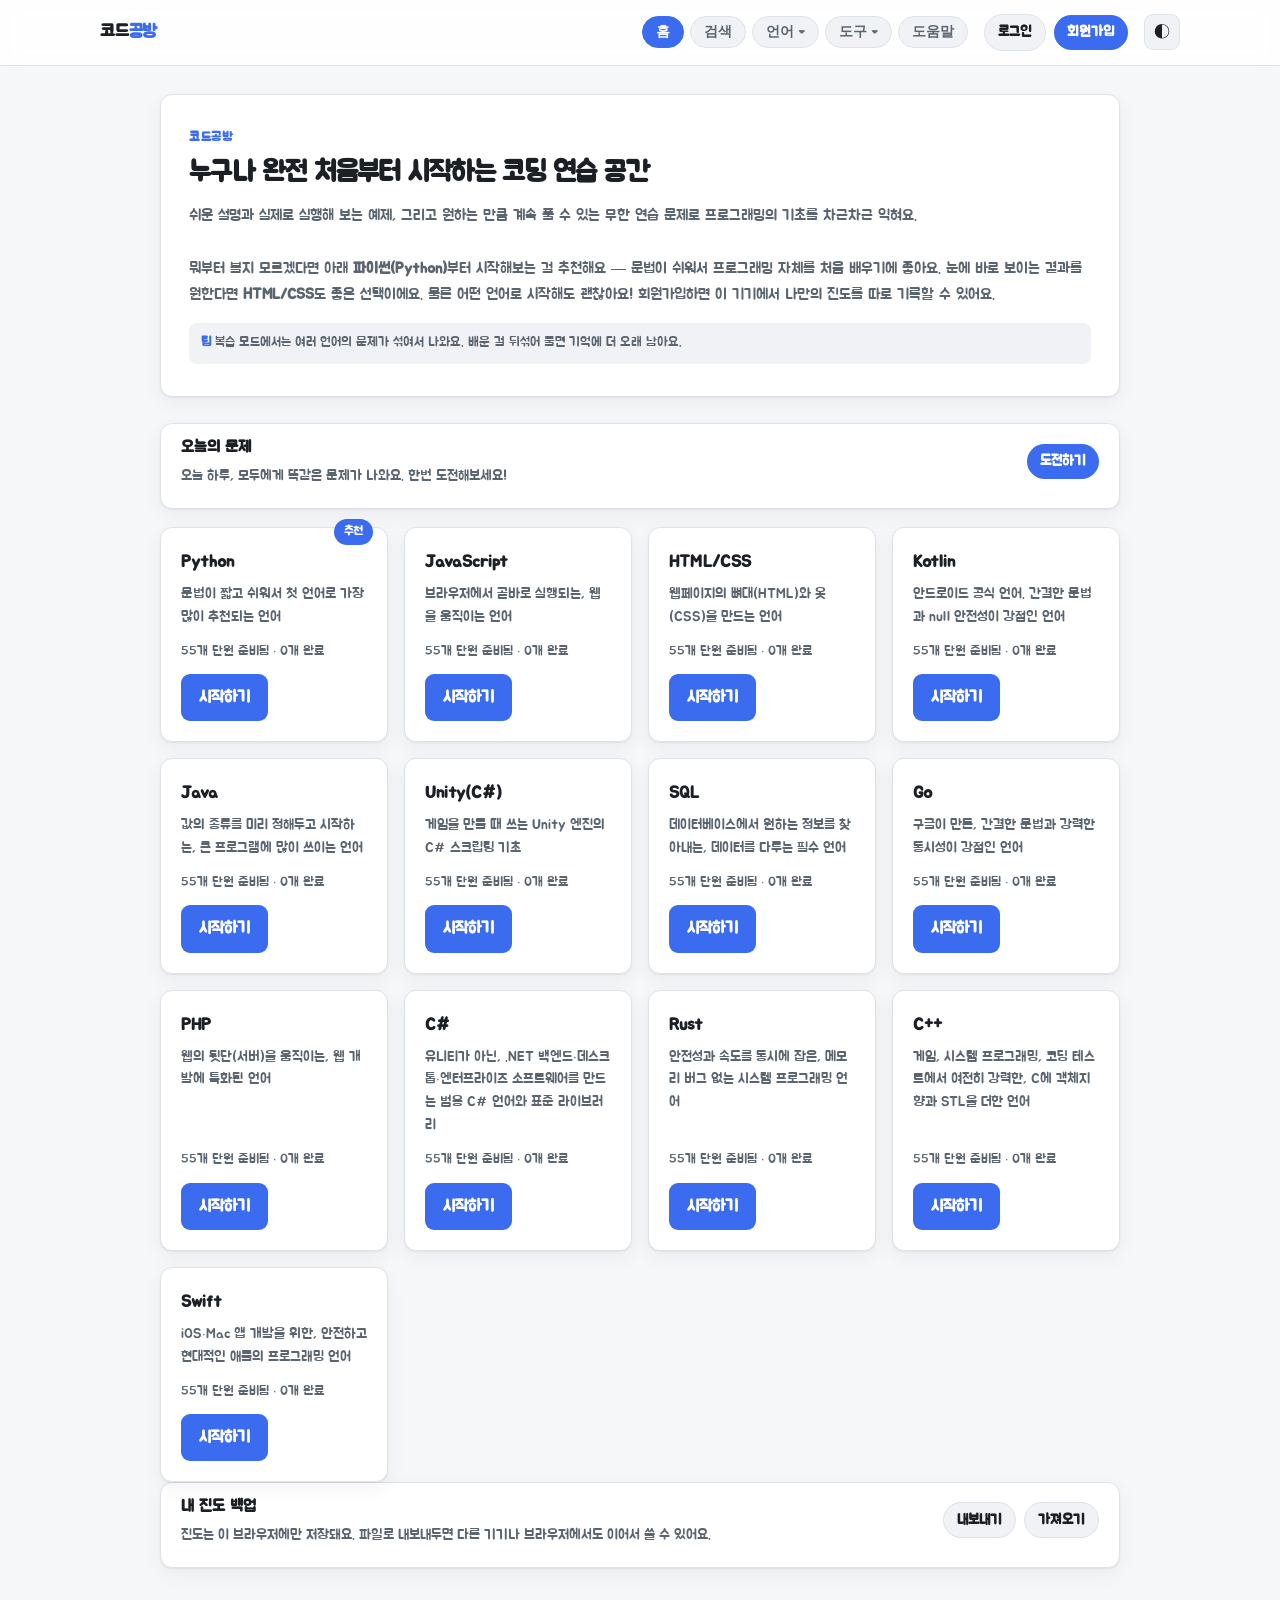
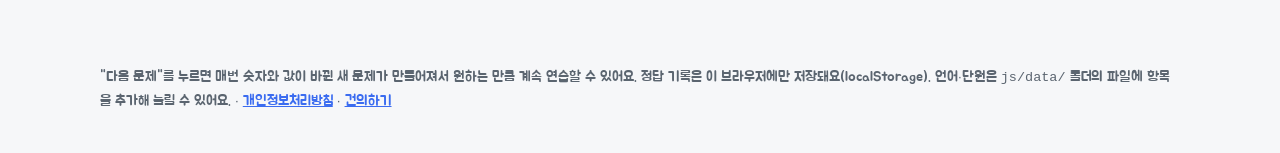
<file: index.html>
<!DOCTYPE html>
<html lang="ko">
<head>
<meta charset="utf-8">
<meta name="viewport" content="width=device-width, initial-scale=1">
<title>코드공방 — 프로그래밍 언어 학습</title>
<meta name="description" content="완전 처음 배우는 사람을 위한 프로그래밍 언어 학습 페이지. 무한 연습 문제 포함.">
<meta property="og:type" content="website">
<meta property="og:url" content="https://hegil.github.io/">
<meta property="og:site_name" content="코드공방">
<meta property="og:locale" content="ko_KR">
<meta property="og:title" content="코드공방 — 프로그래밍 언어 학습">
<meta property="og:description" content="완전 처음 배우는 사람을 위한 프로그래밍 언어 학습 페이지. 무한 연습 문제 포함.">
<meta name="twitter:card" content="summary">
<meta name="twitter:title" content="코드공방 — 프로그래밍 언어 학습">
<meta name="twitter:description" content="완전 처음 배우는 사람을 위한 프로그래밍 언어 학습 페이지. 무한 연습 문제 포함.">
<link rel="icon" type="image/svg+xml" href="favicon.svg">
<link rel="manifest" href="manifest.json">
<meta name="theme-color" content="#3b6cf0">
<link rel="preconnect" href="https://fonts.googleapis.com">
<link rel="preconnect" href="https://fonts.gstatic.com" crossorigin>
<link rel="stylesheet" href="https://fonts.googleapis.com/css2?family=Jua&display=swap">
<link rel="stylesheet" href="css/style.css">
</head>
<body>

<header>
  <div class="head-inner">
    <div class="brand" id="brandHome" role="button" tabindex="0">코드<span>공방</span></div>
    <nav class="langbar" id="langbar" aria-label="학습 언어 선택"></nav>
    <div class="auth-area" id="authArea"></div>
    <button class="icon-btn" id="theme" type="button" aria-label="밝은/어두운 테마 전환">◐</button>
  </div>
</header>

<div class="wrap" id="wrap">
  <aside id="sidebar" hidden>
    <div class="card">
      <div class="side-title">단원</div>
      <ul class="unit-list" id="units"></ul>
      <div id="tierChallenge" class="tier-challenge"></div>
    </div>
    <div class="card card-pad">
      <div class="muted">이 언어의 진도</div>
      <div class="progress-num" id="pct">0%</div>
      <div class="bar"><i id="barfill" style="width:0%"></i></div>
      <div class="muted" id="progress-note" style="margin-top:10px"></div>
      <button class="reset" id="reset" type="button">진도 초기화</button>
      <div class="tip-line" id="sidebarTip"></div>
    </div>
  </aside>

  <main id="main">
    <div class="initial-loading">
      <div class="spinner"></div>
      <p>불러오는 중...</p>
    </div>
  </main>
</div>

<footer>
  "다음 문제"를 누르면 매번 숫자와 값이 바뀐 새 문제가 만들어져서 원하는 만큼 계속 연습할 수 있어요.
  정답 기록은 이 브라우저에만 저장돼요(localStorage). 언어·단원은 <code>js/data/</code> 폴더의 파일에 항목을 추가해 늘릴 수 있어요.
  <span aria-hidden="true"> · </span><a href="privacy.html">개인정보처리방침</a>
  <span aria-hidden="true"> · </span><a href="https://docs.google.com/forms/d/e/1FAIpQLSeLTX87t6RLNcPfeFRGRZ3hemmKZhjzW6e5_7uHZwSsjv2o8g/viewform" target="_blank" rel="noopener noreferrer">건의하기</a>
</footer>

<div class="modal-overlay" id="authOverlay" hidden>
  <div class="modal" role="dialog" aria-modal="true" aria-labelledby="authTitle">
    <button class="modal-close" id="authClose" type="button" aria-label="닫기">×</button>
    <div class="auth-tabs">
      <button class="auth-tab" type="button" data-tab="login" aria-pressed="true">로그인</button>
      <button class="auth-tab" type="button" data-tab="signup" aria-pressed="false">회원가입</button>
    </div>
    <h2 class="auth-title" id="authTitle">로그인</h2>
    <p class="muted auth-note">이 계정은 이 브라우저 안에서만 동작하는 간단한 기능이에요. 다른 기기와 진도를 함께 보여주진 않지만, 한 기기를 여러 명이 쓸 때 진도를 서로 따로 기록할 수 있어요.</p>
    <form id="authForm" class="auth-form" autocomplete="on">
      <label>아이디
        <input type="text" id="authUsername" name="username" autocomplete="username" required minlength="2">
      </label>
      <label>비밀번호
        <input type="password" id="authPassword" name="password" autocomplete="current-password" required minlength="4">
      </label>
      <label id="authConfirmWrap" hidden>비밀번호 확인
      </label>
      <div class="auth-error" id="authError" hidden></div>
      <button class="btn" type="submit" id="authSubmit">로그인</button>
    </form>
  </div>
</div>

<script src="js/utils.js"></script>
<script src="js/data/python.js"></script>
<script src="js/app.js"></script>
<script src="js/minigames.js"></script>
<script>
if ('serviceWorker' in navigator && location.protocol !== 'file:') {
  window.addEventListener('load', () => {
    navigator.serviceWorker.register('service-worker.js').catch(() => {});
  });
}
</script>
</body>
</html>
</file>
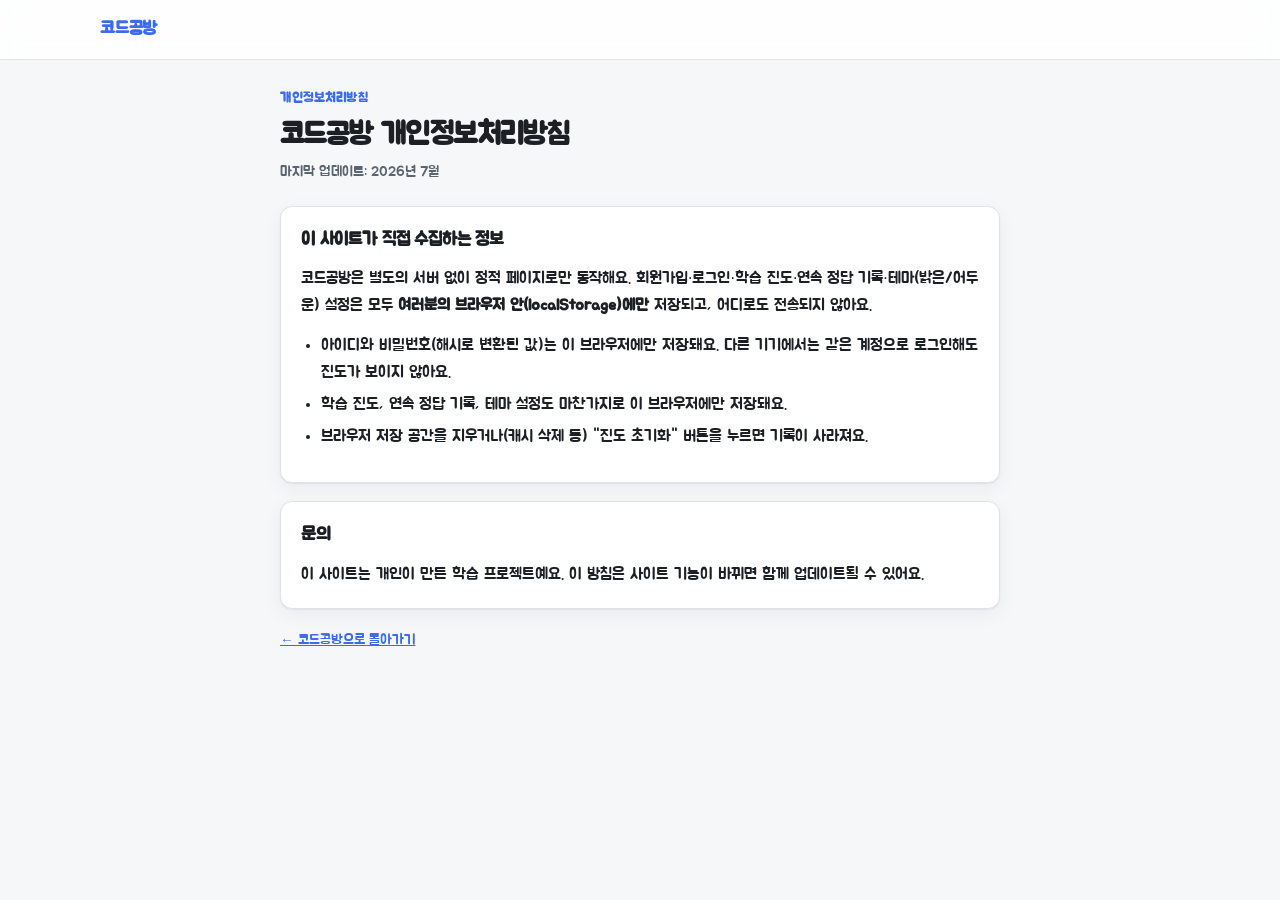
<file: privacy.html>
<!DOCTYPE html>
<html lang="ko">
<head>
<meta charset="utf-8">
<meta name="viewport" content="width=device-width, initial-scale=1">
<title>개인정보처리방침 — 코드공방</title>
<meta name="description" content="코드공방이 어떤 정보를 다루는지 설명합니다.">
<link rel="icon" type="image/svg+xml" href="favicon.svg">
<link rel="preconnect" href="https://fonts.googleapis.com">
<link rel="preconnect" href="https://fonts.gstatic.com" crossorigin>
<link rel="stylesheet" href="https://fonts.googleapis.com/css2?family=Jua&display=swap">
<link rel="stylesheet" href="css/style.css">
</head>
<body>

<header>
  <div class="head-inner">
    <a href="index.html" class="brand" style="text-decoration:none">코드<span>공방</span></a>
  </div>
</header>

<div class="wrap" style="grid-template-columns: 1fr; max-width: 760px;">
  <main>
    <div class="hero">
      <div class="eyebrow">개인정보처리방침</div>
      <h1>코드공방 개인정보처리방침</h1>
      <p class="muted">마지막 업데이트: 2026년 7월</p>
    </div>

    <section class="block card">
      <h2>이 사이트가 직접 수집하는 정보</h2>
      <div class="body">
        <p>코드공방은 별도의 서버 없이 정적 페이지로만 동작해요. 회원가입·로그인·학습 진도·연속 정답 기록·테마(밝은/어두운) 설정은 모두 <b>여러분의 브라우저 안(localStorage)에만</b> 저장되고, 어디로도 전송되지 않아요.</p>
        <ul>
          <li>아이디와 비밀번호(해시로 변환된 값)는 이 브라우저에만 저장돼요. 다른 기기에서는 같은 계정으로 로그인해도 진도가 보이지 않아요.</li>
          <li>학습 진도, 연속 정답 기록, 테마 설정도 마찬가지로 이 브라우저에만 저장돼요.</li>
          <li>브라우저 저장 공간을 지우거나(캐시 삭제 등) "진도 초기화" 버튼을 누르면 기록이 사라져요.</li>
        </ul>
      </div>
    </section>

    <section class="block card">
      <h2>문의</h2>
      <div class="body">
        <p>이 사이트는 개인이 만든 학습 프로젝트예요. 이 방침은 사이트 기능이 바뀌면 함께 업데이트될 수 있어요.</p>
      </div>
    </section>

    <p class="muted" style="margin: 20px 0"><a href="index.html">← 코드공방으로 돌아가기</a></p>
  </main>
</div>

</body>
</html>
</file>
<file: css/style.css>
:root {
    --bg: #f6f7f9;
    --surface: #ffffff;
    --surface-2: #f0f2f5;
    --border: #dfe3e8;
    --text: #1c2024;
    --text-dim: #5b6570;
    --accent: #3b6cf0;
    --accent-soft: #e8eefe;
    --ok: #17864b;
    --ok-soft: #e3f5ea;
    --bad: #c4342b;
    --bad-soft: #fdeae8;
    --code-bg: #1e2229;
    --code-text: #e6e9ef;
    --c-kw: #c792ea;
    --c-str: #a5d6a7;
    --c-num: #f5b97a;
    --c-com: #7f8a99;
    --c-fn: #82b8ff;
    --radius: 12px;
    --shadow: 0 1px 2px rgba(20,25,35,.06), 0 6px 20px rgba(20,25,35,.05);
  }
  @media (prefers-color-scheme: dark) {
    :root {
      --bg: #12151a;
      --surface: #1a1e25;
      --surface-2: #22272f;
      --border: #2e343d;
      --text: #e7eaef;
      --text-dim: #9aa4b2;
      --accent: #6f97ff;
      --accent-soft: #1e2740;
      --ok: #5fd08a;
      --ok-soft: #16301f;
      --bad: #ff8a80;
      --bad-soft: #331c1a;
      --code-bg: #10131a;
      --shadow: 0 1px 2px rgba(0,0,0,.3), 0 8px 24px rgba(0,0,0,.25);
    }
  }
  :root[data-theme="dark"] {
    --bg: #12151a; --surface: #1a1e25; --surface-2: #22272f; --border: #2e343d;
    --text: #e7eaef; --text-dim: #9aa4b2; --accent: #6f97ff; --accent-soft: #1e2740;
    --ok: #5fd08a; --ok-soft: #16301f; --bad: #ff8a80; --bad-soft: #331c1a;
    --code-bg: #10131a; --shadow: 0 1px 2px rgba(0,0,0,.3), 0 8px 24px rgba(0,0,0,.25);
  }
  :root[data-theme="light"] {
    --bg: #f6f7f9; --surface: #ffffff; --surface-2: #f0f2f5; --border: #dfe3e8;
    --text: #1c2024; --text-dim: #5b6570; --accent: #3b6cf0; --accent-soft: #e8eefe;
    --ok: #17864b; --ok-soft: #e3f5ea; --bad: #c4342b; --bad-soft: #fdeae8;
    --code-bg: #1e2229; --shadow: 0 1px 2px rgba(20,25,35,.06), 0 6px 20px rgba(20,25,35,.05);
  }

  * { box-sizing: border-box; }
  body {
    margin: 0;
    background: var(--bg);
    color: var(--text);
    font: 16px/1.7 "Jua", -apple-system, "Segoe UI", "Malgun Gothic", Roboto, sans-serif;
    -webkit-text-size-adjust: 100%;
  }
  code, pre, kbd { font-family: ui-monospace, SFMono-Regular, Consolas, "D2Coding", monospace; }
  a { color: var(--accent); }

  /* ---------- 헤더 ---------- */
  header {
    position: sticky; top: 0; z-index: 20;
    background: var(--surface);
    background: color-mix(in srgb, var(--surface) 88%, transparent);
    backdrop-filter: blur(10px);
    border-bottom: 1px solid var(--border);
  }
  .head-inner {
    max-width: 1120px; margin: 0 auto; padding: 14px 20px;
    display: flex; align-items: center; gap: 16px; flex-wrap: wrap;
  }
  .brand { font-size: 18px; font-weight: 700; letter-spacing: -.01em; margin-right: auto; cursor: pointer; }
  .brand span { color: var(--accent); }
  .langbar { display: flex; align-items: center; gap: 6px; flex-wrap: wrap; }
  .nav-dropdown { position: relative; display: inline-flex; }
  .nav-dropdown-menu {
    position: absolute; top: calc(100% + 6px); right: 0; z-index: 30; min-width: 170px;
    max-width: calc(100vw - 24px);
    background: var(--surface); border: 1px solid var(--border); border-radius: 12px; box-shadow: var(--shadow);
    padding: 8px; display: flex; flex-direction: column; gap: 4px;
  }
  .nav-dropdown-menu[hidden] { display: none; }
  .nav-dropdown-menu .chip { width: 100%; text-align: left; border-radius: 8px; }
  .auth-area { display: flex; align-items: center; gap: 8px; }
  .user-greet { font-size: 14px; color: var(--text-dim); }
  .btn.small { padding: 6px 13px; font-size: 13.5px; border-radius: 999px; }
  .text-btn { border: 0; background: none; color: var(--text-dim); font: inherit; font-size: 13.5px; text-decoration: underline; cursor: pointer; padding: 0; }
  .chip {
    border: 1px solid var(--border); background: var(--surface-2); color: var(--text-dim);
    padding: 6px 13px; border-radius: 999px; font-size: 14px; font-weight: 600;
    cursor: pointer; transition: .15s;
  }
  .chip:hover { color: var(--text); border-color: var(--accent); }
  .chip[aria-pressed="true"] {
    background: var(--accent); border-color: var(--accent); color: #fff;
  }
  .icon-btn {
    border: 1px solid var(--border); background: var(--surface-2); color: var(--text);
    width: 36px; height: 36px; border-radius: 9px; cursor: pointer; font-size: 16px; line-height: 1;
  }
  .icon-btn:hover { border-color: var(--accent); }

  /* ---------- 레이아웃 ---------- */
  .wrap { max-width: 1120px; margin: 0 auto; padding: 28px 20px 80px; display: grid; gap: 28px; grid-template-columns: 250px 1fr; align-items: start; }
  .wrap.home-view { grid-template-columns: 1fr; max-width: 1000px; }
  @media (max-width: 860px) { .wrap { grid-template-columns: 1fr; } }
  /* 그리드 트랙은 기본적으로 min-width:auto라서, 안의 표·코드 등 콘텐츠가 넓으면
     트랙 자체가 화면 너비보다 커져서 페이지 전체가 옆으로 밀려날 수 있어요.
     min-width:0으로 트랙이 줄어들 수 있게 하고, 넘치는 내용은 각 요소 안에서만 스크롤되게 해요. */
  #main, #sidebar { min-width: 0; }
  /* 여러 언어의 강의 데이터를 다 불러오는 동안(script 태그가 실행을 마칠 때까지)
     #main이 비어 보이지 않도록 보여주는 초기 로딩 표시예요. app.js가 첫 렌더링을
     하면(innerHTML을 새로 채우면) 이 내용은 자동으로 사라져요. */
  .initial-loading {
    display: flex; flex-direction: column; align-items: center; justify-content: center;
    gap: 14px; padding: 100px 20px; color: var(--text-dim);
  }
  .spinner {
    width: 32px; height: 32px; border: 3px solid var(--border); border-top-color: var(--accent);
    border-radius: 50%; animation: spin .8s linear infinite;
  }
  @keyframes spin { to { transform: rotate(360deg); } }

  /* ---------- 사이드바 ---------- */
  aside { position: sticky; top: 78px; display: grid; gap: 16px; }
  aside[hidden] { display: none; }
  @media (max-width: 860px) { aside { position: static; } }
  .card { background: var(--surface); border: 1px solid var(--border); border-radius: var(--radius); box-shadow: var(--shadow); }
  .card-pad { padding: 18px 20px; }
  .side-title { font-size: 12px; font-weight: 700; letter-spacing: .08em; text-transform: uppercase; color: var(--text-dim); padding: 16px 18px 8px; }
  .unit-list { list-style: none; margin: 0; padding: 0 10px 12px; display: grid; gap: 2px; }
  .unit-btn {
    width: 100%; text-align: left; display: flex; align-items: center; gap: 9px;
    border: 0; background: transparent; color: var(--text); font: inherit; font-size: 14.5px;
    padding: 9px 10px; border-radius: 8px; cursor: pointer;
  }
  .unit-btn:hover:not(:disabled) { background: var(--surface-2); }
  .unit-btn[aria-current="true"] { background: var(--accent-soft); color: var(--accent); font-weight: 600; }
  .unit-btn:disabled { color: var(--text-dim); cursor: not-allowed; opacity: .7; }
  .dot { width: 8px; height: 8px; border-radius: 50%; background: var(--border); flex: none; }
  .unit-btn.done .dot { background: var(--ok); }
  .soon { margin-left: auto; font-size: 11px; border: 1px solid var(--border); border-radius: 5px; padding: 1px 5px; color: var(--text-dim); }
  .tier-head { font-size: 11px; font-weight: 700; letter-spacing: .07em; text-transform: uppercase; color: var(--text-dim); padding: 12px 10px 3px; }
  .tier-head:first-child { padding-top: 2px; }
  .intro-unit-item { padding-bottom: 8px; margin-bottom: 4px; border-bottom: 1px solid var(--border); }
  .intro-unit-item .unit-btn { font-style: italic; }
  .tier-challenge { display: grid; gap: 6px; padding: 0 10px 12px; }
  .tier-challenge .btn { width: 100%; }

  .progress-num { font-size: 30px; font-weight: 700; letter-spacing: -.02em; }
  .bar { height: 8px; border-radius: 999px; background: var(--surface-2); overflow: hidden; margin-top: 10px; }
  .bar > i { display: block; height: 100%; background: var(--accent); border-radius: 999px; transition: width .4s ease; }
  .muted { color: var(--text-dim); font-size: 13.5px; }
  .reset { margin-top: 14px; background: none; border: 0; padding: 0; color: var(--text-dim); font: inherit; font-size: 13px; text-decoration: underline; cursor: pointer; }
  .tip-line { margin-top: 14px; font-size: 13px; line-height: 1.6; color: var(--text-dim); background: var(--surface-2); border-radius: 8px; padding: 10px 12px; }
  .tip-line b { color: var(--accent); }

  /* ---------- 본문 ---------- */
  .hero { margin-bottom: 22px; }
  .hero h1 { margin: 6px 0 6px; font-size: 30px; letter-spacing: -.02em; line-height: 1.3; }
  .eyebrow { font-size: 13px; font-weight: 700; color: var(--accent); letter-spacing: .04em; }
  .hero p { margin: 0; color: var(--text-dim); }
  .goals { list-style: none; margin: 16px 0 0; padding: 0; display: flex; flex-wrap: wrap; gap: 8px; }
  .goals li { font-size: 13.5px; background: var(--surface-2); border: 1px solid var(--border); border-radius: 999px; padding: 4px 12px; }

  /* ---------- 홈 화면 ---------- */
  .home-hero { background: var(--surface); border: 1px solid var(--border); border-radius: var(--radius); box-shadow: var(--shadow); padding: 32px 28px; margin-bottom: 26px; }
  .home-hero h1 { margin: 6px 0 10px; font-size: 28px; letter-spacing: -.02em; line-height: 1.35; }
  .home-hero p { margin: 0 0 16px; color: var(--text-dim); font-size: 15px; }
  .home-stat { display: inline-block; background: var(--accent-soft); color: var(--accent); font-weight: 600; font-size: 14px; padding: 8px 14px; border-radius: 8px; }
  .home-stats-row { display: flex; flex-wrap: wrap; gap: 10px; margin-bottom: 12px; }
  .home-stats-row:empty { margin-bottom: 0; }
  .home-stat.streak { background: var(--ok-soft); color: var(--ok); }
  .home-stat.badge { background: var(--surface-2); color: var(--text); }
  .backup-row { display: flex; align-items: center; justify-content: space-between; flex-wrap: wrap; gap: 14px; }
  .backup-title { font-weight: 600; }
  .backup-actions { display: flex; gap: 8px; flex: none; }
  .lang-grid { display: grid; gap: 16px; grid-template-columns: repeat(auto-fill, minmax(220px, 1fr)); }
  .lang-card { position: relative; background: var(--surface); border: 1px solid var(--border); border-radius: var(--radius); box-shadow: var(--shadow); padding: 20px; cursor: pointer; transition: .15s; display: flex; flex-direction: column; }
  .lang-card:hover { border-color: var(--accent); transform: translateY(-2px); }
  .lang-card h3 { margin: 0 0 6px; font-size: 17px; }
  .lang-card p { margin: 0 0 12px; color: var(--text-dim); font-size: 13.5px; flex-grow: 1; }
  .lang-card-meta { font-size: 12.5px; color: var(--text-dim); margin-bottom: 12px; }
  .lang-card .btn { align-self: flex-start; }
  .lang-card-badge {
    position: absolute; top: -9px; right: 14px; background: var(--accent); color: #fff;
    font-size: 11.5px; font-weight: 700; padding: 3px 10px; border-radius: 999px;
  }
  .review-langs { display: flex; flex-wrap: wrap; gap: 10px; }
  .review-lang-opt {
    display: flex; align-items: center; gap: 8px; border: 1px solid var(--border); background: var(--surface-2);
    padding: 8px 14px; border-radius: 999px; cursor: pointer; font-size: 14.5px;
  }
  .review-lang-opt input { accent-color: var(--accent); }
  .wrongnote-list { display: grid; gap: 8px; }
  .wrongnote-item {
    display: flex; align-items: center; gap: 10px; flex-wrap: wrap;
    border: 1px solid var(--border); background: var(--surface-2); border-radius: 9px; padding: 9px 12px; font-size: 14px;
  }
  .wrongnote-lang { font-weight: 600; color: var(--accent); flex: none; }
  .wrongnote-unit { flex: 1 1 auto; }
  .continue-list { display: grid; gap: 8px; }
  .continue-item {
    display: flex; align-items: center; justify-content: space-between; gap: 14px; flex-wrap: wrap;
    border: 1px solid var(--border); background: var(--surface-2); border-radius: 9px; padding: 10px 14px;
  }
  .continue-lang { font-weight: 600; font-size: 14.5px; }
  .continue-unit { font-size: 13.5px; color: var(--text-dim); margin-top: 2px; }
  .boss-cta .body { display: flex; align-items: center; gap: 14px; flex-wrap: wrap; }
  .boss-cta h3 { margin: 0 0 4px; font-size: 16px; }
  .boss-cta p { margin: 0; }
  .boss-cta .btn { margin-left: auto; }

  .stat-row { display: flex; align-items: center; gap: 12px; padding: 8px 0; }
  .stat-row + .stat-row { border-top: 1px solid var(--border); }
  .stat-row-label { flex: 0 0 200px; font-size: 14px; }
  .stat-row-bar { flex: 1 1 auto; height: 8px; border-radius: 999px; background: var(--surface-2); overflow: hidden; }
  .stat-row-bar > i { display: block; height: 100%; background: var(--accent); border-radius: 999px; }
  .stat-row-pct { flex: 0 0 44px; text-align: right; font-weight: 600; font-size: 13.5px; color: var(--text-dim); }
  .badge-grid { display: grid; gap: 12px; grid-template-columns: repeat(auto-fill, minmax(110px, 1fr)); }
  .badge-item {
    display: flex; flex-direction: column; align-items: center; gap: 6px; text-align: center;
    border: 1px solid var(--border); background: var(--surface-2); border-radius: 10px; padding: 14px 8px;
  }
  .badge-item.locked { opacity: .35; filter: grayscale(1); }
  .badge-icon { font-size: 26px; }
  .badge-name { font-size: 12.5px; line-height: 1.35; }
  .cheatsheet-grid { display: grid; gap: 14px; }
  .cheatsheet-item h3 { margin: 0 0 6px; font-size: 16px; }
  .cheatsheet-item p { margin: 0 0 10px; }
  .cheatsheet-item figure.code { margin: 0; }
  .daily-history-grid { display: flex; flex-wrap: wrap; gap: 4px; }
  .daily-history-cell {
    width: 16px; height: 16px; border-radius: 4px;
    background: var(--surface-2); border: 1px solid var(--border);
  }
  .daily-history-cell.ok { background: var(--ok); border-color: var(--ok); }
  .daily-history-cell.no { background: var(--bad); border-color: var(--bad); }
  @media print {
    header, footer, .no-print { display: none !important; }
    body { background: #fff; color: #000; }
    .cheatsheet-item { break-inside: avoid; box-shadow: none; }
  }

  section.block { margin-bottom: 18px; }
  section.block > h2 { margin: 0; padding: 18px 20px 0; font-size: 18px; letter-spacing: -.01em; }
  section.block > .body { padding: 10px 20px 20px; max-width: 100%; overflow-x: auto; }
  .body > p { margin: 0 0 12px; }
  .body > p:last-child { margin-bottom: 0; }
  .body ul { margin: 0 0 12px; padding-left: 20px; }
  .body li { margin-bottom: 5px; }
  .body table { width: 100%; border-collapse: collapse; font-size: 14.5px; margin-bottom: 12px; }
  .body th, .body td { text-align: left; padding: 8px 10px; border-bottom: 1px solid var(--border); }
  .body th { color: var(--text-dim); font-weight: 600; font-size: 13px; }
  .body td code { background: var(--surface-2); padding: 1px 5px; border-radius: 4px; font-size: 13.5px; }
  p code, li code { background: var(--surface-2); padding: 1px 5px; border-radius: 4px; font-size: 14px; }
  .note {
    border-left: 3px solid var(--accent); background: var(--accent-soft);
    padding: 12px 14px; border-radius: 0 8px 8px 0; font-size: 14.5px;
  }
  .note b { color: var(--accent); }

  /* ---------- 코드 블록 ---------- */
  figure.code { margin: 0 0 14px; border: 1px solid var(--border); border-radius: 10px; overflow: hidden; background: var(--code-bg); }
  figure.code figcaption {
    display: flex; align-items: center; gap: 10px;
    padding: 8px 12px; background: rgba(255,255,255,.05); color: #b9c2cf;
    font-size: 13px; border-bottom: 1px solid rgba(255,255,255,.07);
  }
  .copy {
    margin-left: auto; border: 1px solid rgba(255,255,255,.18); background: transparent;
    color: #cdd5e0; border-radius: 6px; padding: 3px 9px; font: inherit; font-size: 12.5px; cursor: pointer;
  }
  .copy:hover { background: rgba(255,255,255,.1); }
  figure.code pre { margin: 0; padding: 14px 16px; overflow-x: auto; color: var(--code-text); font-size: 14px; line-height: 1.65; }
  .out { border-top: 1px dashed rgba(255,255,255,.15); padding: 10px 16px 12px; color: #9aa4b2; font-size: 13.5px; white-space: pre-wrap; }
  .out b { color: #cdd5e0; font-weight: 600; display: block; margin-bottom: 3px; font-size: 12px; letter-spacing: .06em; }
  .preview { padding: 12px 16px 16px; border-top: 1px dashed rgba(255,255,255,.15); }
  .preview-label { color: #9aa4b2; font-size: 12px; letter-spacing: .06em; margin-bottom: 6px; display: block; }
  .preview iframe { display: block; width: 100%; height: 150px; border: 1px solid rgba(255,255,255,.14); border-radius: 8px; background: #fff; }
  .tok-kw { color: var(--c-kw); }
  .tok-str { color: var(--c-str); }
  .tok-num { color: var(--c-num); }
  .tok-com { color: var(--c-com); font-style: italic; }
  .tok-fn { color: var(--c-fn); }
  figure.code.no-copy pre, figure.code.no-copy code {
    user-select: none; -webkit-user-select: none; -moz-user-select: none;
  }
  figure.code.no-copy figcaption { color: #9aa4b2; }

  /* ---------- 연습 문제 ---------- */
  .q { padding: 4px 20px 18px; }
  .q-source { display: inline-block; font-size: 12px; color: var(--text-dim); background: var(--surface-2); border: 1px solid var(--border); padding: 3px 10px; border-radius: 999px; margin-bottom: 12px; }
  .q-head { display: flex; gap: 10px; font-weight: 600; margin-bottom: 12px; }
  .q-num { color: var(--accent); flex: none; }
  .q-text { font-weight: 600; }
  .q-text code { background: var(--surface-2); padding: 1px 5px; border-radius: 4px; font-size: 14px; font-weight: 400; }
  .opts { display: grid; gap: 7px; }
  .opt {
    display: flex; align-items: flex-start; gap: 10px; cursor: pointer;
    border: 1px solid var(--border); background: var(--surface); border-radius: 9px; padding: 10px 12px; font-size: 15px;
  }
  .opt:hover { border-color: var(--accent); }
  .opt input { margin: 4px 0 0; accent-color: var(--accent); flex: none; }
  .opt code { font-size: 14px; }
  .opt.correct { border-color: var(--ok); background: var(--ok-soft); }
  .opt.wrong { border-color: var(--bad); background: var(--bad-soft); }
  .blank-row { display: flex; gap: 8px; flex-wrap: wrap; align-items: center; }
  .blank-row input[type=text] {
    flex: 1 1 160px; min-width: 0; font: inherit; font-family: ui-monospace, Consolas, monospace; font-size: 14.5px;
    padding: 9px 12px; border: 1px solid var(--border); border-radius: 9px; background: var(--surface); color: var(--text);
  }
  .blank-row input:focus-visible, .opt:focus-within { outline: 2px solid var(--accent); outline-offset: 1px; }
  .verdict { margin-top: 12px; font-size: 14.5px; padding: 10px 12px; border-radius: 8px; }
  .verdict.ok { background: var(--ok-soft); color: var(--ok); }
  .verdict.no { background: var(--bad-soft); color: var(--bad); }
  .verdict.ok::before { content: "정답이에요  "; font-weight: 700; }
  .verdict.no::before { content: "아쉬워요  "; font-weight: 700; }
  .quiz-stats { display: flex; gap: 10px; flex-wrap: wrap; margin-bottom: 4px; }
  .stat { background: var(--surface-2); border: 1px solid var(--border); border-radius: 8px; padding: 6px 12px; font-size: 13.5px; color: var(--text-dim); }
  .stat b { color: var(--text); font-size: 15px; margin-right: 4px; }
  .stat.done { background: var(--ok-soft); color: var(--ok); border-color: transparent; font-weight: 600; }
  .hint-box { margin: 0 20px 16px; border-left: 3px solid var(--accent); background: var(--accent-soft); padding: 10px 12px; border-radius: 0 8px 8px 0; font-size: 14px; }
  .hint-box b { color: var(--accent); margin-right: 4px; }
  .code-editor { padding: 0 20px 14px; }
  .code-editor textarea {
    width: 100%; min-height: 110px; font-family: ui-monospace, Consolas, "D2Coding", monospace; font-size: 14px;
    padding: 12px 14px; border: 1px solid var(--border); border-radius: 9px;
    background: var(--code-bg); color: var(--code-text); resize: vertical; line-height: 1.6; tab-size: 4;
  }
  .code-editor textarea:disabled { opacity: .75; }
  .code-editor textarea:focus-visible { outline: 2px solid var(--accent); outline-offset: 1px; }
  .code-output { font-family: ui-monospace, Consolas, monospace; font-size: 13.5px; white-space: pre-wrap; margin-bottom: 8px; background: rgba(127,127,127,.08); padding: 8px 10px; border-radius: 6px; }
  .code-output b { display: block; font-size: 11px; letter-spacing: .06em; margin-bottom: 4px; opacity: .7; }
  .code-error { color: var(--bad); }
  .diff-compare { margin-top: 8px; display: grid; gap: 6px; }
  .diff-row { display: flex; flex-direction: column; gap: 3px; }
  .diff-label { font-size: 11px; letter-spacing: .06em; opacity: .7; }
  .diff-code {
    font-family: ui-monospace, Consolas, "D2Coding", monospace; font-size: 13.5px; white-space: pre-wrap;
    margin: 0; padding: 8px 10px; border-radius: 6px; background: rgba(127,127,127,.08); line-height: 1.6;
  }
  .diff-del { background: var(--bad-soft); color: var(--bad); text-decoration: line-through; border-radius: 3px; }
  .diff-add { background: var(--ok-soft); color: var(--ok); font-weight: 700; border-radius: 3px; }
  .code-preview { padding: 0 20px 16px; }
  .playground-editor { margin: 14px 0; }
  .playground-editor textarea {
    width: 100%; min-height: 260px; font-family: ui-monospace, Consolas, "D2Coding", monospace; font-size: 14px;
    padding: 12px 14px; border: 1px solid var(--border); border-radius: 9px;
    background: var(--code-bg); color: var(--code-text); resize: vertical; line-height: 1.6; tab-size: 4;
  }
  .playground-editor textarea:focus-visible { outline: 2px solid var(--accent); outline-offset: 1px; }
  #pgOutput .code-preview { padding: 12px 0 0; }
  #pgOutput .code-preview iframe { height: 260px; }
  .sql-result { margin-top: 12px; border: 1px solid var(--border); border-radius: 8px; padding: 4px 12px; overflow-x: auto; }
  .sql-result:not(:last-child) { margin-bottom: 10px; }
  .code-preview-label { color: var(--text-dim); font-size: 12px; letter-spacing: .06em; margin-bottom: 6px; display: block; }
  .code-preview iframe { display: block; width: 100%; height: 130px; border: 1px solid var(--border); border-radius: 8px; background: #fff; }
  .quiz-foot { display: flex; align-items: center; gap: 10px; flex-wrap: wrap; border-top: 1px solid var(--border); padding: 16px 20px; }
  .btn {
    border: 0; background: var(--accent); color: #fff; font: inherit; font-weight: 600;
    padding: 10px 18px; border-radius: 9px; cursor: pointer;
  }
  .btn:hover { filter: brightness(1.08); }
  .btn:disabled { opacity: .5; cursor: not-allowed; }
  .btn.ghost { background: var(--surface-2); color: var(--text); border: 1px solid var(--border); }
  footer { max-width: 1120px; margin: 0 auto; padding: 0 20px 40px; color: var(--text-dim); font-size: 13.5px; }

  /* ---------- 로그인/회원가입 모달 ---------- */
  .modal-overlay {
    position: fixed; inset: 0; z-index: 50; background: rgba(10,12,16,.5);
    display: flex; align-items: center; justify-content: center; padding: 20px;
  }
  .modal-overlay[hidden] { display: none; }
  .modal {
    width: 100%; max-width: 380px; background: var(--surface); border: 1px solid var(--border);
    border-radius: var(--radius); box-shadow: var(--shadow); padding: 48px 24px 24px; position: relative;
  }
  .modal-close {
    position: absolute; top: 14px; right: 14px; border: 0; background: none; color: var(--text-dim);
    font-size: 20px; line-height: 1; cursor: pointer; width: 28px; height: 28px; border-radius: 6px;
  }
  .modal-close:hover { background: var(--surface-2); color: var(--text); }
  .auth-tabs { display: flex; gap: 6px; margin-bottom: 14px; }
  .auth-tab {
    flex: 1; border: 1px solid var(--border); background: var(--surface-2); color: var(--text-dim);
    font: inherit; font-weight: 600; font-size: 14px; padding: 8px; border-radius: 8px; cursor: pointer;
  }
  .auth-tab[aria-pressed="true"] { background: var(--accent); border-color: var(--accent); color: #fff; }
  .auth-title { margin: 0 0 6px; font-size: 20px; letter-spacing: -.01em; }
  .auth-note { margin: 0 0 18px; line-height: 1.6; }
  .auth-form { display: grid; gap: 14px; }
  .auth-form label { display: grid; gap: 6px; font-size: 13.5px; color: var(--text-dim); font-weight: 600; }
  .auth-form label[hidden] { display: none; }
  .auth-form input {
    font: inherit; font-size: 15px; padding: 10px 12px; border: 1px solid var(--border);
    border-radius: 9px; background: var(--surface); color: var(--text);
  }
  .auth-form input:focus-visible { outline: 2px solid var(--accent); outline-offset: 1px; }
  .auth-error { background: var(--bad-soft); color: var(--bad); font-size: 13.5px; padding: 9px 12px; border-radius: 8px; }
  .auth-form .btn { width: 100%; padding: 11px; font-size: 15px; }

  /* ---------- 미니게임 ---------- */
  .minigame-btn { background: linear-gradient(135deg, var(--accent), #9d6bff); border: 0; color: #fff; }
  .game-hud { display: flex; gap: 10px; margin-bottom: 14px; }
  .bug-lines { border: 1px solid var(--border); border-radius: 10px; overflow: hidden; background: var(--code-bg); }
  .bug-line {
    display: flex; align-items: center; gap: 12px; width: 100%; text-align: left;
    border: 0; border-bottom: 1px solid rgba(255,255,255,.08); background: none; color: var(--code-text);
    padding: 10px 14px; cursor: pointer; font-family: ui-monospace, Consolas, "D2Coding", monospace; font-size: 14.5px;
  }
  .bug-line:last-child { border-bottom: 0; }
  .bug-line:hover:not(:disabled) { background: rgba(255,255,255,.06); }
  .bug-line:disabled { cursor: default; }
  .bug-line-no { flex: none; width: 20px; color: #7f8a99; font-size: 12px; text-align: right; }
  .bug-line.correct { background: rgba(23,134,75,.35); }
  .bug-line.wrong { background: rgba(196,52,43,.35); }
  .type-target { font-family: ui-monospace, Consolas, "D2Coding", monospace; font-size: 16px; background: var(--code-bg); color: var(--code-text); padding: 14px 16px; border-radius: 9px; white-space: pre-wrap; margin-bottom: 14px; }
  .typing-input { width: 100%; font-family: ui-monospace, Consolas, monospace; font-size: 15px; padding: 10px 12px; border: 1px solid var(--border); border-radius: 9px; background: var(--surface); color: var(--text); }
  .typing-input:focus-visible { outline: 2px solid var(--accent); outline-offset: 1px; }
  .reorder-pool, .reorder-answer { display: flex; flex-wrap: wrap; gap: 8px; min-height: 44px; padding: 10px; border: 1px dashed var(--border); border-radius: 9px; background: var(--surface-2); }
  .reorder-line { font-family: ui-monospace, Consolas, monospace; font-size: 13.5px; border: 1px solid var(--border); background: var(--surface); color: var(--text); padding: 8px 12px; border-radius: 7px; cursor: pointer; white-space: pre; }
  .reorder-line:hover { border-color: var(--accent); }

  /* 미니게임 허브 */
  .minigame-hub { display: grid; gap: 16px; }
  .minigame-lang-row { padding: 18px 20px; }
  .minigame-lang-row h3 { margin: 0 0 12px; font-size: 16px; }
  .minigame-slots { display: grid; grid-template-columns: repeat(auto-fit, minmax(160px, 1fr)); gap: 10px; }
  .minigame-slot {
    display: flex; flex-direction: column; gap: 4px; align-items: flex-start; text-align: left;
    border: 1px solid var(--border); background: var(--surface-2); border-radius: 10px; padding: 12px 14px; cursor: pointer;
  }
  .minigame-slot:hover:not(:disabled) { border-color: var(--accent); }
  .minigame-slot:disabled { opacity: .55; cursor: not-allowed; }
  .minigame-slot-tier { font-size: 11px; font-weight: 700; letter-spacing: .06em; text-transform: uppercase; color: var(--accent); }
  .minigame-slot-name { font-size: 14.5px; font-weight: 600; color: var(--text); }
  .minigame-slot.locked .minigame-slot-tier { color: var(--text-dim); }
  .minigame-slot.locked .minigame-slot-name { color: var(--text-dim); font-weight: 500; }

  /* 짝 맞추기 */
  .match-grid { display: grid; grid-template-columns: repeat(auto-fill, minmax(110px, 1fr)); gap: 10px; }
  .match-card {
    min-height: 72px; display: flex; align-items: center; justify-content: center; text-align: center;
    border: 1px solid var(--border); border-radius: 10px; background: var(--surface-2); color: var(--text);
    font-size: 13.5px; padding: 8px; cursor: pointer; word-break: keep-all;
  }
  .match-card.flipped { background: var(--accent-soft); border-color: var(--accent); color: var(--accent); font-weight: 600; }
  .match-card.matched { background: var(--ok-soft); border-color: var(--ok); color: var(--ok); font-weight: 600; cursor: default; }

  /* 출력 맞히기 스피드런 */
  .speed-opts { display: grid; gap: 8px; }
  .speed-opt { border: 1px solid var(--border); background: var(--surface); color: var(--text); border-radius: 9px; padding: 10px 14px; font: inherit; font-size: 15px; text-align: left; cursor: pointer; }
  .speed-opt:hover:not(:disabled) { border-color: var(--accent); }
  .speed-opt.correct { border-color: var(--ok); background: var(--ok-soft); }
  .speed-opt.wrong { border-color: var(--bad); background: var(--bad-soft); }

  /* 키워드 골라내기 */
  .keyword-grid { display: grid; grid-template-columns: repeat(auto-fill, minmax(90px, 1fr)); gap: 10px; }
  .keyword-tile {
    font-family: ui-monospace, Consolas, monospace; font-size: 14px; border: 1px solid var(--border);
    background: var(--surface-2); color: var(--text); border-radius: 9px; padding: 12px 8px; cursor: pointer;
  }
  .keyword-tile:hover:not(:disabled) { border-color: var(--accent); }
  .keyword-tile.correct { border-color: var(--ok); background: var(--ok-soft); color: var(--ok); }
  .keyword-tile.wrong { border-color: var(--bad); background: var(--bad-soft); color: var(--bad); }
</file>
